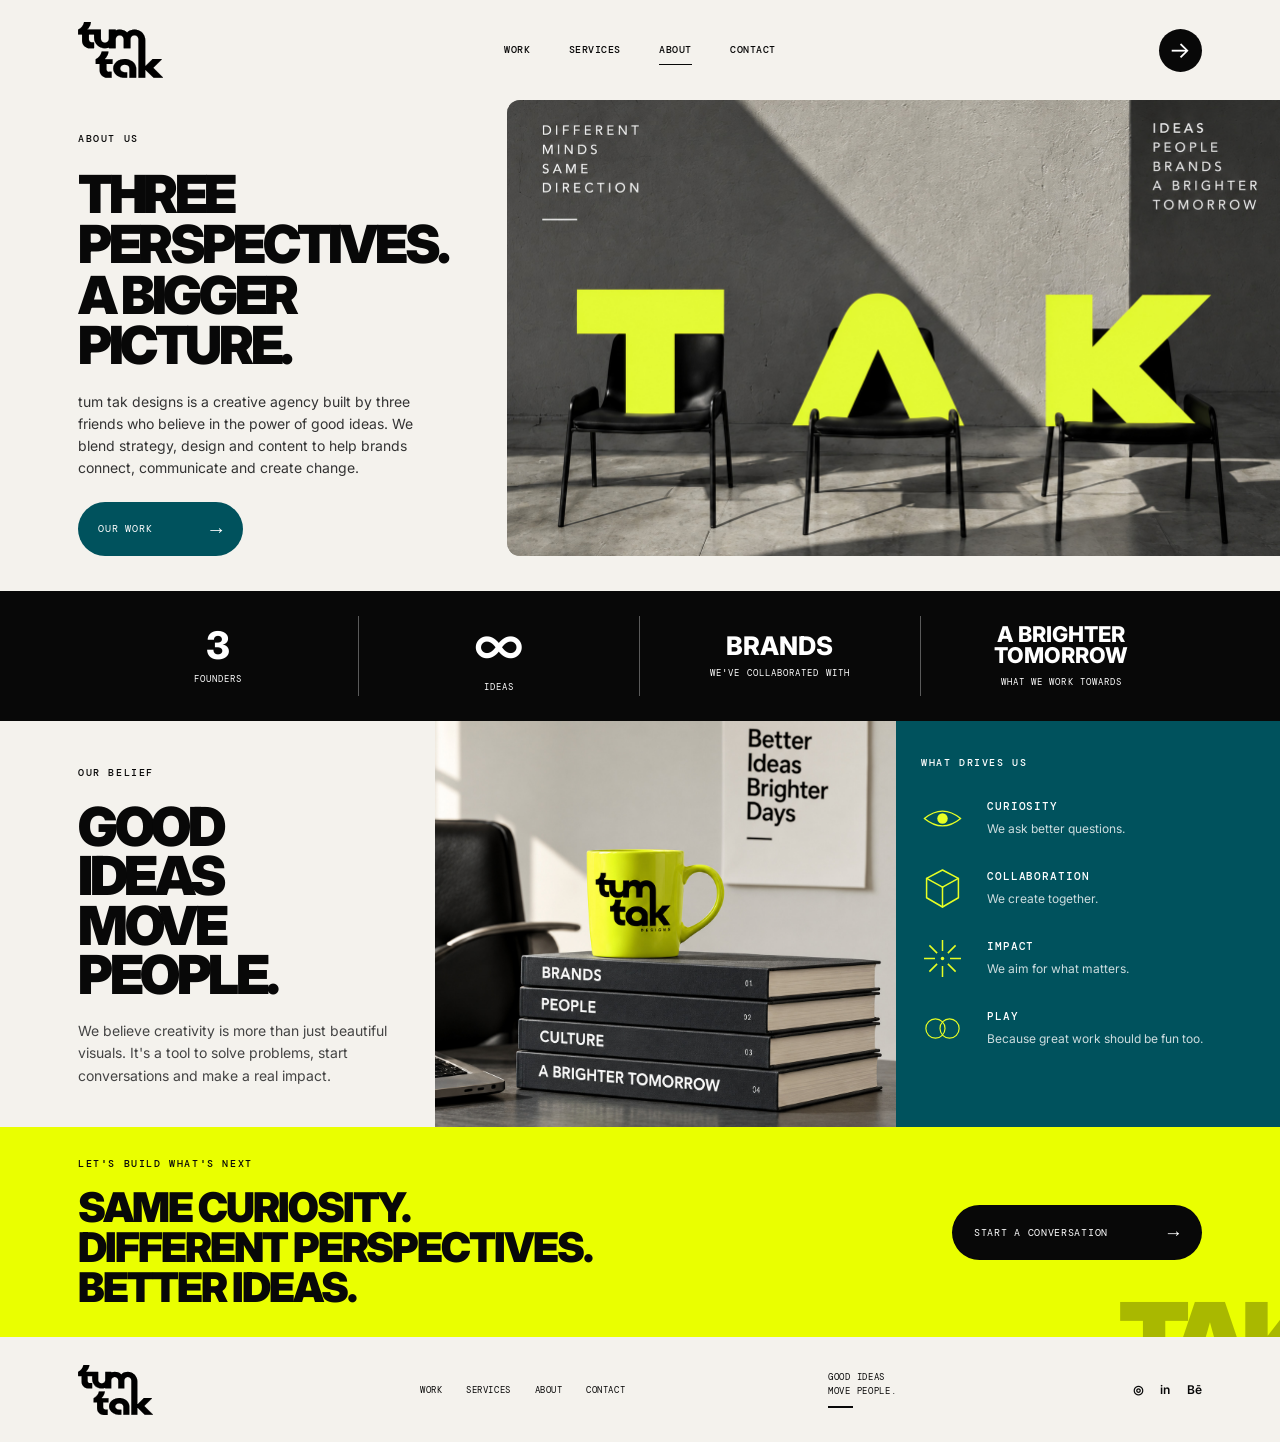
<file: about.html>
<!DOCTYPE html>
<html lang="en">
<head>
    <meta charset="UTF-8">
    <meta name="viewport" content="width=device-width, initial-scale=1.0">

    <meta name="description" content="Meet Tum Tak Designs — three friends, different perspectives, and a shared belief in the power of good ideas.">

    <title>About Us — Tum Tak Designs</title>
    
<link rel="icon" type="image/png" href="/favicon.png">


    <link rel="stylesheet" href="about.css">

    <link rel="preconnect" href="https://fonts.googleapis.com">
    <link rel="preconnect" href="https://fonts.gstatic.com" crossorigin>

    <link href="https://fonts.googleapis.com/css2?family=DM+Mono:wght@400;500&family=Inter:wght@400;500;600;700;800;900&display=swap" rel="stylesheet">
</head>

<body>

    <!-- HEADER -->

    <header class="about-header">

        <a href="index.html" class="about-logo">
            <img src="assets/logo-tumtak.svg" alt="Tum Tak Designs">
        </a>

        <nav class="about-nav">
            <a href="index.html#work">WORK</a>
            <a href="index.html#services">SERVICES</a>
            <a href="about.html" class="active">ABOUT</a>
            <a href="contact.html">CONTACT</a>
        </nav>

        <a href="contact.html" class="header-arrow" aria-label="Contact us">
            →
        </a>

    </header>


    <main>

        <!-- HERO -->

        <section class="about-hero">

            <div class="about-hero-copy">

                <p class="eyebrow">ABOUT US</p>

                <h1>
                    THREE<br>
                    PERSPECTIVES.<br>
                    A BIGGER<br>
                    PICTURE.
                </h1>

                <p class="hero-description">
                    tum tak designs is a creative agency built by
                    three friends who believe in the power of
                    good ideas. We blend strategy, design and
                    content to help brands connect, communicate
                    and create change.
                </p>

                <a href="index.html#work" class="about-button">
                    OUR WORK <span>→</span>
                </a>

            </div>


            <!-- All typography and graphics are now part of the image -->

            <div class="about-hero-visual">

                <img
                    src="assets/about-hero.jpg"
                    alt="Tum Tak studio concept with chairs and typography"
                >

            </div>

        </section>


        <!-- STATS STRIP -->

        <section class="about-stats">

            <div class="stat">
                <strong>3</strong>
                <span>FOUNDERS</span>
            </div>

            <div class="stat">
                <strong class="infinity">∞</strong>
                <span>IDEAS</span>
            </div>

            <div class="stat">
                <strong class="stat-word">BRANDS</strong>
                <span>WE'VE COLLABORATED WITH</span>
            </div>

            <div class="stat">
                <strong class="stat-tomorrow">
                    A BRIGHTER<br>TOMORROW
                </strong>
                <span>WHAT WE WORK TOWARDS</span>
            </div>

        </section>


        <!-- BELIEF SECTION -->

        <section class="belief-section">

            <div class="belief-copy">

                <p class="eyebrow">OUR BELIEF</p>

                <h2>
                    GOOD<br>
                    IDEAS<br>
                    MOVE<br>
                    PEOPLE.
                </h2>

                <p>
                    We believe creativity is more than just
                    beautiful visuals. It's a tool to solve
                    problems, start conversations and
                    make a real impact.
                </p>

            </div>


            <div class="belief-image">

                <img
                    src="assets/about-belief.jpg"
                    alt="Tum Tak branded mug, books and creative workspace"
                >

            </div>


            <div class="values-panel">

                <p class="eyebrow">WHAT DRIVES US</p>

                <div class="value-item">

                    <img src="assets/icon-curiosity.svg" alt="">

                    <div>
                        <h3>CURIOSITY</h3>
                        <p>We ask better questions.</p>
                    </div>

                </div>


                <div class="value-item">

                    <img src="assets/icon-collaboration.svg" alt="">

                    <div>
                        <h3>COLLABORATION</h3>
                        <p>We create together.</p>
                    </div>

                </div>


                <div class="value-item">

                    <img src="assets/icon-impact.svg" alt="">

                    <div>
                        <h3>IMPACT</h3>
                        <p>We aim for what matters.</p>
                    </div>

                </div>


                <div class="value-item">

                    <img src="assets/icon-play.svg" alt="">

                    <div>
                        <h3>PLAY</h3>
                        <p>Because great work should be fun too.</p>
                    </div>

                </div>

            </div>

        </section>


        <!-- CTA -->

        <section class="about-cta">

            <div class="cta-copy">

                <p class="eyebrow">LET'S BUILD WHAT'S NEXT</p>

                <h2>
                    SAME CURIOSITY.<br>
                    DIFFERENT PERSPECTIVES.<br>
                    BETTER IDEAS.
                </h2>

            </div>

            <a href="contact.html" class="cta-button">
                START A CONVERSATION <span>→</span>
            </a>

            <div class="cta-mark" aria-hidden="true">
                TAK
            </div>

        </section>

    </main>


    <!-- FOOTER -->

    <footer class="about-footer">

        <a href="index.html" class="footer-logo">
            <img src="assets/logo-tumtak.svg" alt="Tum Tak Designs">
        </a>

        <nav class="footer-links">
            <a href="index.html#work">WORK</a>
            <a href="index.html#services">SERVICES</a>
            <a href="about.html">ABOUT</a>
            <a href="contact.html">CONTACT</a>
        </nav>

        <div class="footer-tagline">
            GOOD IDEAS<br>
            MOVE PEOPLE.
            <span></span>
        </div>

        <div class="footer-socials">

            <a href="https://www.instagram.com/"
               aria-label="Instagram">◎</a>

            <a href="https://www.linkedin.com/"
               aria-label="LinkedIn">in</a>

            <a href="https://www.behance.net/"
               aria-label="Behance">Bē</a>

        </div>

    </footer>

</body>
</html>
</file>
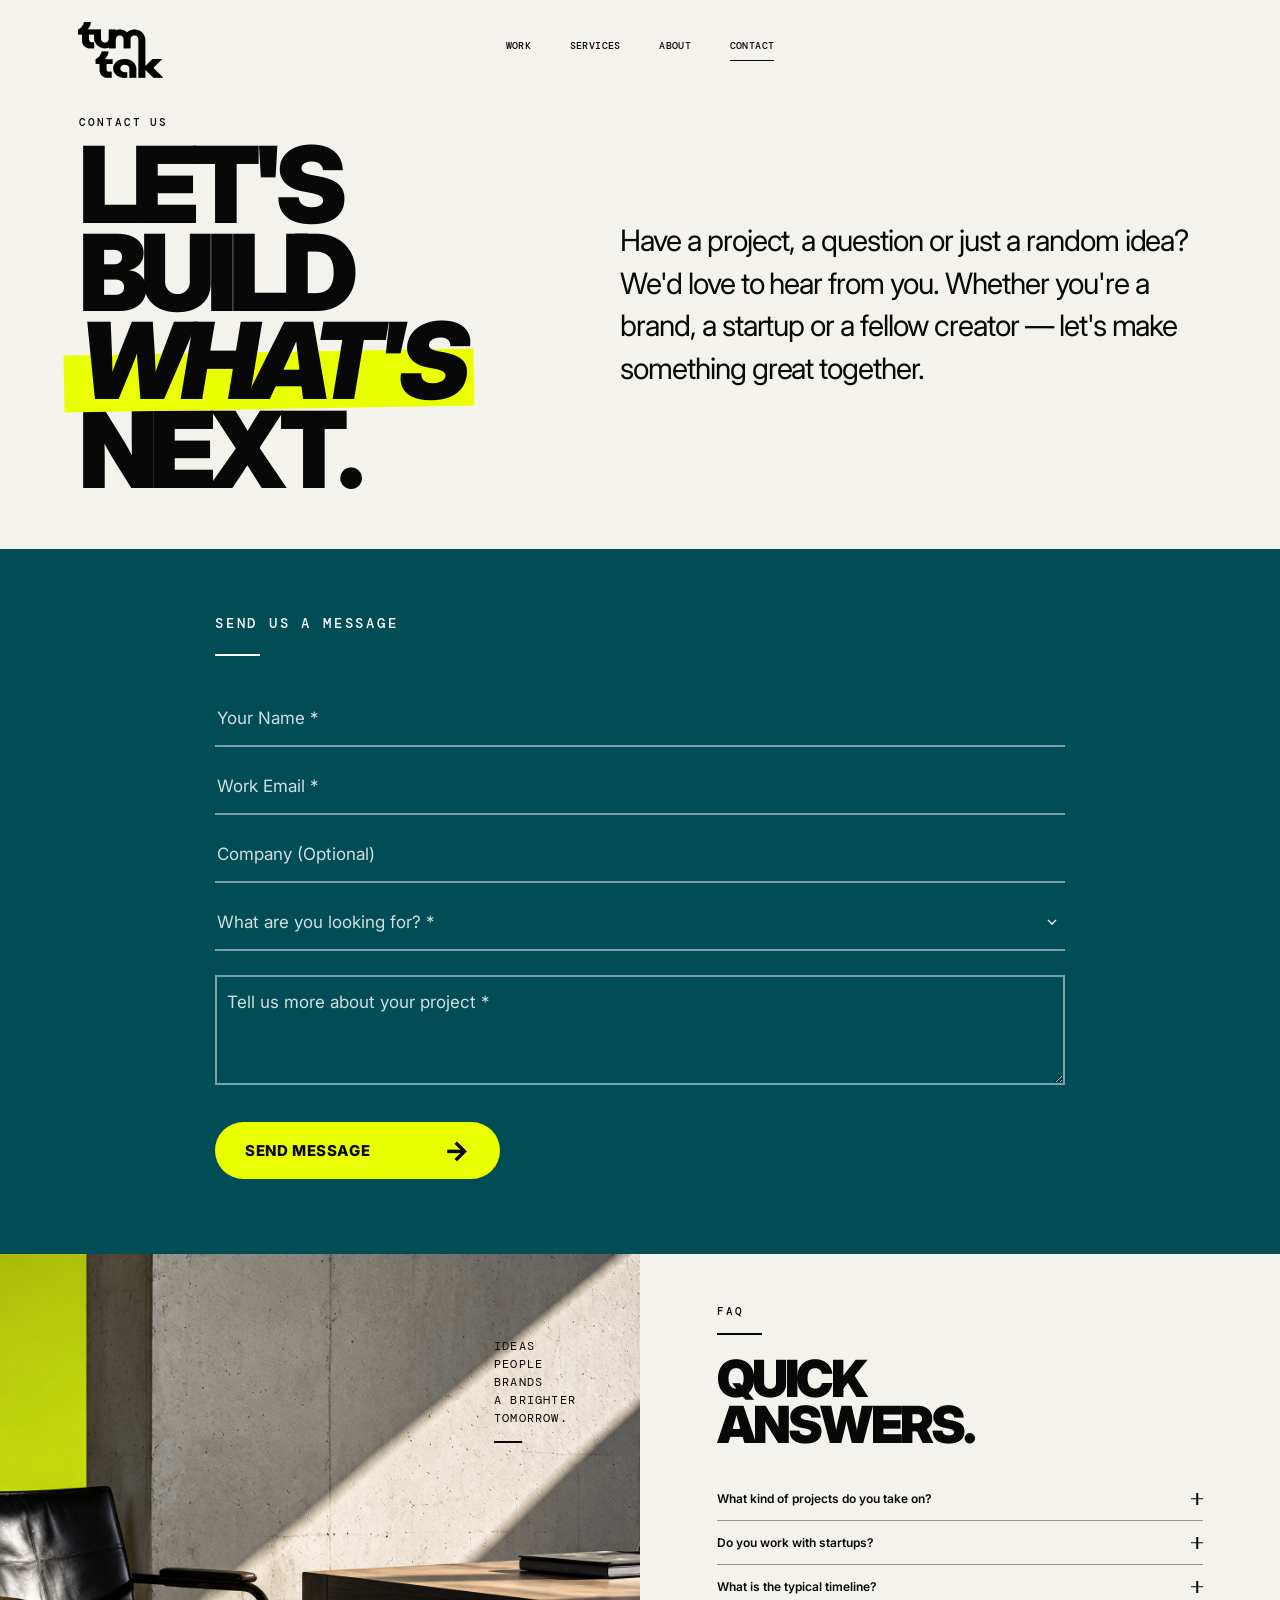
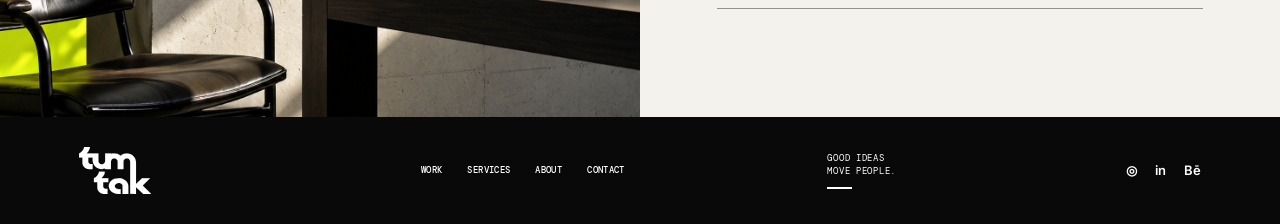
<file: contact.html>
<!DOCTYPE html>
<html lang="en">
<head>
    <meta charset="UTF-8">
    <meta name="viewport" content="width=device-width, initial-scale=1.0">

    <meta name="description" content="Have a project in mind? Contact Tum Tak Designs to build what's next.">

    <title>Contact Us — Tum Tak Designs</title>

    <link rel="stylesheet" href="contact.css">

    <link rel="preconnect" href="https://fonts.googleapis.com">
    <link rel="preconnect" href="https://fonts.gstatic.com" crossorigin>
    <link href="https://fonts.googleapis.com/css2?family=DM+Mono:wght@400;500&family=Inter:wght@400;500;600;700;800;900&display=swap" rel="stylesheet">
</head>

<body>

    <!-- HEADER -->

    <header class="contact-header">

        <a href="index.html" class="brand-logo">
            <img src="assets/logo-tumtak.svg" alt="Tum Tak Designs">
        </a>

        <nav class="header-nav">
            <a href="index.html#work">WORK</a>
            <a href="index.html#services">SERVICES</a>
            <a href="about.html">ABOUT</a>
            <a href="contact.html" class="active">CONTACT</a>
        </nav>

        <!-- The top-right LET'S TALK button has been removed. -->

    </header>


    <main>

        <!-- INTRO -->

        <section class="contact-intro">

            <div class="intro-heading">

                <p class="eyebrow">CONTACT US</p>

                <h1>
                    LET'S<br>
                    BUILD<br>
                    <span class="highlight">WHAT'S</span><br>
                    NEXT.
                </h1>

            </div>

            <div class="intro-description">

                <p>
                    Have a project, a question or just a random
                    idea? We'd love to hear from you. Whether
                    you're a brand, a startup or a fellow creator
                    — let's make something great together.
                </p>

            </div>

        </section>


        <!-- CONTACT FORM -->

        <section class="message-section" id="message">

            <div class="form-container">

                <p class="form-title">SEND US A MESSAGE</p>
                <span class="short-rule"></span>

                <form action="https://formsubmit.co/humse@tumtakdesigns.com"
                      method="POST">

                    <input
                        type="hidden"
                        name="_subject"
                        value="New project enquiry — Tum Tak Designs"
                    >

                    <input
                        type="hidden"
                        name="_template"
                        value="table"
                    >

                    <input
                        type="hidden"
                        name="_captcha"
                        value="true"
                    >

                    <input
                        type="hidden"
                        name="_next"
                        value="thank-you.html"
                    >

                    <label class="sr-only" for="name">Your name</label>
                    <input
                        id="name"
                        type="text"
                        name="name"
                        placeholder="Your Name *"
                        autocomplete="name"
                        required
                    >

                    <label class="sr-only" for="email">Work email</label>
                    <input
                        id="email"
                        type="email"
                        name="email"
                        placeholder="Work Email *"
                        autocomplete="email"
                        required
                    >

                    <label class="sr-only" for="company">Company</label>
                    <input
                        id="company"
                        type="text"
                        name="company"
                        placeholder="Company (Optional)"
                        autocomplete="organization"
                    >

                    <label class="sr-only" for="service">
                        What are you looking for?
                    </label>

                    <select id="service" name="service" required>
                        <option value="" disabled selected>
                            What are you looking for? *
                        </option>
                        <option value="Brand Identity">Brand Identity</option>
                        <option value="Website Design & Development">Website Design & Development</option>
                        <option value="Social Media & Content">Social Media & Content</option>
                        <option value="Campaigns & Creative">Campaigns & Creative</option>
                        <option value="Creative Strategy">Creative Strategy</option>
                        <option value="Multiple Services">Multiple Services</option>
                        <option value="Something Else">Something Else</option>
                    </select>

                    <label class="sr-only" for="project">
                        Tell us about your project
                    </label>

                    <textarea
                        id="project"
                        name="project_details"
                        placeholder="Tell us more about your project *"
                        rows="3"
                        required
                    ></textarea>

                    <button type="submit" class="submit-button">
                        SEND MESSAGE <span>→</span>
                    </button>

                </form>

            </div>

        </section>


        <!-- FAQ -->

        <section class="faq-section">

            <div class="faq-image">

                <img
                    src="assets/contact-faq.jpg"
                    alt="Tum Tak creative studio"
                >

                <div class="image-statement">
                    IDEAS<br>
                    PEOPLE<br>
                    BRANDS<br>
                    A BRIGHTER<br>
                    TOMORROW.
                    <span></span>
                </div>

            </div>


            <div class="faq-content">

                <p class="eyebrow">FAQ</p>
                <span class="short-rule"></span>

                <h2>QUICK<br>ANSWERS.</h2>

                <div class="faq-list">

                    <details>
                        <summary>
                            What kind of projects do you take on?
                            <span class="faq-plus"></span>
                        </summary>
                        <p>
                            We work on brand identities, websites,
                            social media, campaigns, content and
                            creative strategy. We can also combine
                            services into a complete brand solution.
                        </p>
                    </details>

                    <details>
                        <summary>
                            Do you work with startups?
                            <span class="faq-plus"></span>
                        </summary>
                        <p>
                            Absolutely. We work with startups,
                            growing businesses and established brands.
                            We'll shape the scope around your goals
                            and what your business needs.
                        </p>
                    </details>

                    <details>
                        <summary>
                            What is the typical timeline?
                            <span class="faq-plus"></span>
                        </summary>
                        <p>
                            Timelines depend on the scope of the
                            project. We'll discuss your requirements
                            and share a clear timeline before we begin.
                        </p>
                    </details>

                </div>

            </div>

        </section>

    </main>


    <!-- FOOTER -->

    <footer class="contact-footer">

        <a href="index.html" class="footer-brand">
            <img src="assets/logo-tumtak.svg" alt="Tum Tak Designs">
        </a>

        <nav class="footer-links">
            <a href="index.html#work">WORK</a>
            <a href="index.html#services">SERVICES</a>
            <a href="about.html">ABOUT</a>
            <a href="contact.html">CONTACT</a>
        </nav>

        <div class="footer-message">
            GOOD IDEAS<br>
            MOVE PEOPLE.
            <span></span>
        </div>

        <div class="footer-socials">
            <a href="https://www.instagram.com/" aria-label="Instagram">◎</a>
            <a href="https://www.linkedin.com/" aria-label="LinkedIn">in</a>
            <a href="https://www.behance.net/" aria-label="Behance">Bē</a>
        </div>

    </footer>

</body>
</html>
</file>
<file: about.css>
/* ========================================
   TUM TAK DESIGNS — ABOUT PAGE
======================================== */

* {
    margin: 0;
    padding: 0;
    box-sizing: border-box;
}

:root {
    --paper: #f4f2ed;
    --black: #080808;
    --lime: #eaff00;
    --teal: #00525d;
    --white: #ffffff;
    --pad: 6.1vw;
}

html {
    scroll-behavior: smooth;
}

body {
    background: var(--paper);
    color: var(--black);
    font-family: "Inter", Arial, sans-serif;
    overflow-x: hidden;
}

a {
    color: inherit;
    text-decoration: none;
}

img {
    display: block;
    max-width: 100%;
}

.eyebrow {
    font-family: "DM Mono", monospace;
    font-size: 10px;
    font-weight: 500;
    letter-spacing: .16em;
}


/* ========================================
   HEADER
======================================== */

.about-header {
    min-height: 110px;
    padding: 20px var(--pad);

    display: grid;
    grid-template-columns: 1fr 2fr auto;
    align-items: center;
    gap: 35px;
}

.about-logo {
    width: 100px;
}

.about-logo img,
.footer-logo img {
    width: 100%;
}

.about-nav {
    display: flex;
    justify-content: flex-end;
    align-items: center;
    gap: clamp(20px, 3vw, 45px);
}

.about-nav a {
    padding: 8px 0;
    border-bottom: 1px solid transparent;

    font-family: "DM Mono", monospace;
    font-size: 10px;
    font-weight: 500;
    letter-spacing: .05em;
}

.about-nav a:hover,
.about-nav a.active {
    border-bottom-color: var(--black);
}

.header-arrow {
    width: 43px;
    height: 43px;
    border-radius: 50%;

    display: grid;
    place-items: center;

    background: var(--black);
    color: var(--white);
    font-size: 23px;

    transition: transform .25s ease;
}

.header-arrow:hover {
    transform: rotate(-35deg);
}


/* ========================================
   HERO
======================================== */

.about-hero {
    padding: 0 0 35px var(--pad);

    display: grid;
    grid-template-columns: 34% 66%;
    align-items: stretch;
    gap: 20px;
}

.about-hero-copy {
    padding: 32px 15px 0 0;
}

.about-hero-copy h1 {
    margin-top: 24px;

    font-size: clamp(38px, 4.1vw, 65px);
    line-height: .96;
    letter-spacing: -.065em;
    font-weight: 900;
}

.hero-description {
    max-width: 365px;
    margin-top: 20px;

    font-size: 14px;
    line-height: 1.58;
    color: #333;
}

.about-button {
    display: inline-flex;
    align-items: center;
    justify-content: space-between;
    gap: 30px;

    min-width: 165px;
    margin-top: 23px;
    padding: 14px 20px;

    background: var(--teal);
    color: var(--white);
    border-radius: 40px;

    font-family: "DM Mono", monospace;
    font-size: 10px;
    letter-spacing: .08em;

    transition: transform .2s ease;
}

.about-button span {
    font-size: 20px;
}

.about-button:hover {
    transform: translateY(-3px);
}


/* HERO IMAGE
   Text and graphics are embedded in about-hero.jpg.
   No HTML text overlays are applied here.
======================================== */

.about-hero-visual {
    position: relative;
    min-width: 0;
    min-height: 445px;
    overflow: hidden;

    background: #aaa9a2;
    border-radius: 13px 0 0 13px;
}

.about-hero-visual > img {
    position: absolute;
    inset: 0;

    width: 100%;
    height: 100%;
    max-width: none;

    object-fit: cover;
    object-position: center;
}


/* ========================================
   STATS STRIP
======================================== */

.about-stats {
    display: grid;
    grid-template-columns: repeat(4, 1fr);

    padding: 25px var(--pad);

    background: var(--black);
    color: var(--white);
}

.stat {
    min-height: 80px;
    padding: 0 15px;

    display: flex;
    flex-direction: column;
    align-items: center;
    justify-content: center;
    text-align: center;

    border-right: 1px solid #5a5a5a;
}

.stat:last-child {
    border-right: 0;
}

.stat strong {
    font-size: 38px;
    line-height: 1;
    font-weight: 800;
}

.stat .infinity {
    font-size: 54px;
    font-weight: 500;
}

.stat .stat-word {
    font-size: clamp(17px, 2vw, 27px);
}

.stat .stat-tomorrow {
    font-size: clamp(15px, 1.7vw, 23px);
}

.stat span {
    margin-top: 9px;

    font-family: "DM Mono", monospace;
    font-size: 9px;
    letter-spacing: .12em;
}


/* ========================================
   BELIEF SECTION
======================================== */

.belief-section {
    display: grid;
    grid-template-columns: 34% 36% 30%;
    min-height: 400px;
}

.belief-copy {
    padding: 45px 35px 40px var(--pad);
}

.belief-copy h2 {
    margin-top: 23px;

    font-size: clamp(40px, 4.2vw, 64px);
    line-height: .92;
    letter-spacing: -.065em;
    font-weight: 900;
}

.belief-copy > p:last-child {
    max-width: 310px;
    margin-top: 20px;

    font-size: 14px;
    line-height: 1.6;
    color: #444;
}

.belief-image {
    position: relative;
    overflow: hidden;
    min-width: 0;
    min-height: 400px;

    background: #d5d2ca;
}

.belief-image img {
    position: absolute;
    inset: 0;

    width: 100%;
    height: 100%;
    max-width: none;

    object-fit: cover;
    object-position: center;
}


/* ========================================
   VALUES PANEL
======================================== */

.values-panel {
    padding: 35px 25px;
    background: var(--teal);
    color: var(--white);
}

.values-panel > .eyebrow {
    margin-bottom: 28px;
}

.value-item {
    display: grid;
    grid-template-columns: 48px 1fr;
    align-items: center;
    gap: 18px;

    margin-bottom: 27px;
}

.value-item:last-child {
    margin-bottom: 0;
}

.value-item img {
    width: 43px;
    height: 43px;
    object-fit: contain;
}

.value-item h3 {
    font-family: "DM Mono", monospace;
    font-size: 11px;
    font-weight: 500;
    letter-spacing: .08em;
}

.value-item p {
    margin-top: 7px;

    color: rgba(255,255,255,.8);
    font-size: 12px;
    line-height: 1.5;
}


/* ========================================
   CTA
======================================== */

.about-cta {
    position: relative;
    isolation: isolate;
    overflow: hidden;

    min-height: 200px;
    padding: 30px var(--pad);

    display: flex;
    align-items: center;
    justify-content: space-between;
    gap: 30px;

    background: var(--lime);
}

.cta-copy {
    position: relative;
    z-index: 2;
}

.cta-copy h2 {
    margin-top: 17px;

    font-size: clamp(28px, 3.2vw, 47px);
    line-height: .98;
    letter-spacing: -.05em;
    font-weight: 900;
}

.cta-button {
    position: relative;
    z-index: 2;

    display: inline-flex;
    align-items: center;
    justify-content: space-between;
    gap: 25px;

    min-width: 250px;
    padding: 15px 22px;

    border-radius: 40px;

    background: var(--black);
    color: var(--white);

    font-family: "DM Mono", monospace;
    font-size: 10px;
    letter-spacing: .07em;

    transition: transform .2s ease;
}

.cta-button span {
    font-size: 19px;
}

.cta-button:hover {
    transform: translateY(-3px);
}

.cta-mark {
    position: absolute;
    z-index: -1;

    right: -30px;
    bottom: -60px;

    color: rgba(0,0,0,.28);
    font-size: 110px;
    line-height: 1;
    font-weight: 900;
    letter-spacing: -.1em;
}


/* ========================================
   FOOTER
======================================== */

.about-footer {
    min-height: 105px;
    padding: 25px var(--pad);

    display: grid;
    grid-template-columns: 1fr 2fr 1fr 1fr;
    align-items: center;
    gap: 25px;

    background: var(--paper);
}

.footer-logo {
    width: 75px;
}

.footer-links {
    display: flex;
    justify-content: center;
    flex-wrap: wrap;
    gap: 24px;
}

.footer-links a {
    font-family: "DM Mono", monospace;
    font-size: 9px;
    letter-spacing: .06em;
}

.footer-tagline {
    justify-self: center;

    font-family: "DM Mono", monospace;
    font-size: 9px;
    line-height: 1.5;
    letter-spacing: .08em;
}

.footer-tagline span {
    display: block;
    width: 25px;
    height: 2px;
    margin-top: 8px;
    background: var(--black);
}

.footer-socials {
    display: flex;
    justify-content: flex-end;
    gap: 17px;
}

.footer-socials a {
    font-size: 12px;
    font-weight: 600;
}

.about-nav a,
.footer-links a,
.footer-socials a {
    transition: opacity .2s ease;
}

.footer-links a:hover,
.footer-socials a:hover {
    opacity: .55;
}


/* ========================================
   TABLET
======================================== */

@media (max-width: 950px) {

    :root {
        --pad: 4vw;
    }

    .about-hero {
        grid-template-columns: 40% 60%;
    }

    .about-hero-copy h1 {
        font-size: clamp(36px, 5vw, 52px);
    }

    .about-hero-visual {
        min-height: 390px;
    }

    .belief-section {
        grid-template-columns: 1fr 1fr;
    }

    .belief-copy {
        padding: 40px var(--pad);
    }

    .belief-image {
        min-height: 360px;
    }

    .values-panel {
        grid-column: 1 / -1;

        display: grid;
        grid-template-columns: repeat(2, 1fr);
        gap: 15px 25px;
    }

    .values-panel > .eyebrow {
        grid-column: 1 / -1;
        margin-bottom: 10px;
    }

    .value-item {
        margin-bottom: 12px;
    }

    .about-footer {
        grid-template-columns: 1fr 2fr;
        row-gap: 25px;
    }

    .footer-tagline {
        justify-self: start;
    }

}


/* ========================================
   MOBILE
======================================== */

@media (max-width: 600px) {

    :root {
        --pad: 6vw;
    }

    .about-header {
        min-height: 85px;
        grid-template-columns: 1fr auto;
        gap: 15px;
    }

    .about-logo {
        width: 72px;
    }

    .about-nav {
        display: none;
    }

    .header-arrow {
        width: 38px;
        height: 38px;
    }

    .about-hero {
        padding: 20px var(--pad) 30px;

        display: flex;
        flex-direction: column;
        gap: 30px;
    }

    .about-hero-copy {
        padding: 0;
    }

    .about-hero-copy h1 {
        font-size: clamp(48px, 12vw, 72px);
    }

    .hero-description {
        max-width: 450px;
        font-size: 14px;
    }

    .about-hero-visual {
        min-height: 300px;
        border-radius: 10px;
    }

    .about-hero-visual > img {
        object-position: center;
    }

    .about-stats {
        grid-template-columns: 1fr 1fr;
        padding: 20px var(--pad);
    }

    .stat {
        min-height: 95px;
        border-right: 1px solid #5a5a5a;
        border-bottom: 1px solid #5a5a5a;
    }

    .stat:nth-child(2) {
        border-right: 0;
    }

    .stat:nth-child(3),
    .stat:nth-child(4) {
        border-bottom: 0;
    }

    .stat:nth-child(3) {
        border-right: 1px solid #5a5a5a;
    }

    .belief-section {
        display: flex;
        flex-direction: column;
    }

    .belief-copy {
        padding: 45px var(--pad);
    }

    .belief-copy h2 {
        font-size: 55px;
    }

    .belief-image {
        min-height: 320px;
    }

    .values-panel {
        display: block;
        padding: 40px var(--pad);
    }

    .values-panel > .eyebrow {
        margin-bottom: 30px;
    }

    .value-item {
        grid-template-columns: 45px 1fr;
        margin-bottom: 28px;
    }

    .about-cta {
        padding: 40px var(--pad);

        flex-direction: column;
        align-items: flex-start;
        gap: 30px;
    }

    .cta-copy h2 {
        font-size: clamp(27px, 7vw, 40px);
    }

    .cta-button {
        min-width: 240px;
    }

    .cta-mark {
        font-size: 85px;
    }

    .about-footer {
        grid-template-columns: 1fr 1fr;

        padding-top: 35px;
        padding-bottom: 35px;
        gap: 28px 15px;
    }

    .footer-logo {
        width: 65px;
    }

    .footer-links {
        justify-content: flex-end;
        gap: 14px;
    }

    .footer-tagline {
        font-size: 8px;
    }

    .footer-socials {
        gap: 12px;
    }

}


/* ========================================
   REDUCED MOTION
======================================== */

@media (prefers-reduced-motion: reduce) {

    html {
        scroll-behavior: auto;
    }

    *,
    *::before,
    *::after {
        transition: none !important;
    }

}

/* ========================================
   STANDARD HEADER — ABOUT PAGE
======================================== */

.about-header {
    height: 100px;
    min-height: 100px;
    padding: 0 6.1vw;

    display: grid;
    grid-template-columns: minmax(0, 1fr) auto minmax(0, 1fr);
    align-items: center;
    gap: 30px;
}

.about-header .about-logo {
    grid-column: 1;
    justify-self: start;
    width: 85px;
}

.about-header .about-nav {
    grid-column: 2;
    justify-self: center;

    display: flex;
    justify-content: center;
    align-items: center;
    gap: clamp(22px, 3vw, 45px);
}

.about-header .header-arrow {
    grid-column: 3;
    justify-self: end;
}

/* Consistent mobile header */
@media (max-width: 600px) {
    .about-header {
        height: 80px;
        min-height: 80px;
        padding: 0 6vw;
    }

    .about-header .about-logo {
        width: 68px;
    }

    .about-header .about-nav {
        display: none;
    }
}
</file>
<file: contact.css>
/* RESET */
* {
    margin: 0;
    padding: 0;
    box-sizing: border-box;
}

:root {
    --paper: #f4f2ed;
    --black: #080808;
    --lime: #eaff00;
    --teal: #004d56;
    --white: #ffffff;
    --page-padding: 6.2vw;
}

html {
    scroll-behavior: smooth;
}

body {
    background: var(--paper);
    color: var(--black);
    font-family: "Inter", Arial, sans-serif;
    overflow-x: hidden;
}

a {
    color: inherit;
    text-decoration: none;
}

img {
    display: block;
    max-width: 100%;
}

.eyebrow {
    font-family: "DM Mono", monospace;
    font-size: 11px;
    font-weight: 500;
    letter-spacing: .17em;
}


/* HEADER */
.contact-header {
    min-height: 100px;
    padding: 18px var(--page-padding);

    display: grid;
    grid-template-columns: 1fr 2fr 1fr;
    align-items: center;
    gap: 30px;
}

.brand-logo {
    width: 78px;
}

.brand-logo img,
.footer-brand img {
    width: 100%;
}

.header-nav {
    display: flex;
    justify-content: center;
    gap: clamp(18px, 3.5vw, 48px);
}

.header-nav a,
.header-cta,
.footer-links a {
    font-family: "DM Mono", monospace;
    font-size: 10px;
    font-weight: 500;
    letter-spacing: .04em;
}

.header-nav a {
    padding-bottom: 8px;
    border-bottom: 1px solid transparent;
}

.header-nav a:hover,
.header-nav a.active {
    border-bottom-color: var(--black);
}

.header-cta {
    justify-self: end;
    display: flex;
    align-items: center;
    gap: 20px;

    padding: 12px 20px;
    background: var(--black);
    color: var(--white);
    border-radius: 40px;
}

.header-cta span {
    font-size: 18px;
}


/* INTRO */
.contact-intro {
    padding: 15px var(--page-padding) 55px;
    display: grid;
    grid-template-columns: 43% 57%;
    align-items: center;
    gap: 20px;
}

.intro-heading h1 {
    margin-top: 12px;
    font-size: clamp(66px, 8.3vw, 120px);
    line-height: .83;
    font-weight: 900;
    letter-spacing: -.075em;
}

.highlight {
    position: relative;
    isolation: isolate;
    font-style: italic;
    white-space: nowrap;
}

.highlight::before {
    content: "";
    position: absolute;
    z-index: -1;
    left: -4%;
    right: -3%;
    top: 43%;
    height: 44%;
    background: var(--lime);
    transform: rotate(-1deg);
}

.intro-description {
    padding-left: 3vw;
}

.intro-description p {
    max-width: 620px;
    font-size: clamp(19px, 2.3vw, 30px);
    line-height: 1.45;
    letter-spacing: -.035em;
}


/* MESSAGE FORM */
.message-section {
    background: var(--teal);
    color: var(--white);
    padding: 65px var(--page-padding) 75px;
}

.form-container {
    width: 100%;
    max-width: 850px;
    margin: 0 auto;
}

.form-title {
    font-family: "DM Mono", monospace;
    font-size: 14px;
    font-weight: 500;
    letter-spacing: .2em;
}

.short-rule {
    display: block;
    width: 45px;
    height: 2px;
    background: currentColor;
    margin: 22px 0 35px;
}

.form-container form {
    display: flex;
    flex-direction: column;
    align-items: flex-start;
}

.form-container input,
.form-container select,
.form-container textarea {
    width: 100%;
    padding: 17px 2px;
    margin-bottom: 12px;

    border: none;
    border-bottom: 2px solid rgba(255,255,255,.48);
    border-radius: 0;
    outline: none;

    background: transparent;
    color: white;

    font: inherit;
    font-size: 17px;
}

.form-container input::placeholder,
.form-container textarea::placeholder {
    color: rgba(255,255,255,.82);
    opacity: 1;
}

.form-container select {
    appearance: none;
    cursor: pointer;

    background-image: url("data:image/svg+xml,%3Csvg xmlns='http://www.w3.org/2000/svg' width='16' height='16' viewBox='0 0 24 24' fill='none' stroke='white' stroke-width='2'%3E%3Cpath d='m6 9 6 6 6-6'/%3E%3C/svg%3E");
    background-repeat: no-repeat;
    background-position: right 5px center;
}

.form-container select:invalid {
    color: rgba(255,255,255,.82);
}

.form-container select option {
    color: var(--black);
    background: var(--paper);
}

.form-container input:focus,
.form-container select:focus,
.form-container textarea:focus {
    border-bottom-color: var(--lime);
}

.form-container textarea {
    min-height: 110px;
    resize: vertical;
    border: 2px solid rgba(255,255,255,.48);
    margin-top: 12px;
    padding: 15px 10px;
}

.form-container textarea:focus {
    border-color: var(--lime);
}

.sr-only {
    position: absolute;
    width: 1px;
    height: 1px;
    padding: 0;
    margin: -1px;
    overflow: hidden;
    clip: rect(0,0,0,0);
    white-space: nowrap;
    border: 0;
}

.submit-button {
    margin-top: 25px;
    padding: 18px 30px;
    min-width: 285px;

    display: flex;
    align-items: center;
    justify-content: space-between;
    gap: 30px;

    border: 0;
    border-radius: 50px;

    background: var(--lime);
    color: var(--black);

    font-family: "Inter", sans-serif;
    font-size: 15px;
    font-weight: 800;
    letter-spacing: .04em;

    cursor: pointer;
    transition: transform .2s ease;
}

.submit-button span {
    font-size: 27px;
    line-height: .8;
}

.submit-button:hover {
    transform: translateY(-3px);
}


/* FAQ AND IMAGE */
.faq-section {
    display: grid;
    grid-template-columns: 1fr 1fr;
    min-height: 390px;
}

.faq-image {
    position: relative;
    overflow: hidden;
    min-height: 390px;
    background: #c6c4bb;
}

.faq-image > img {
    width: 100%;
    height: 100%;
    min-height: 390px;
    object-fit: cover;
}

.image-statement {
    position: absolute;
    top: 18%;
    right: 10%;
    font-family: "DM Mono", monospace;
    font-size: 12px;
    line-height: 1.5;
    letter-spacing: .1em;
}

.image-statement span {
    display: block;
    width: 28px;
    height: 2px;
    margin-top: 14px;
    background: var(--black);
}

.faq-content {
    padding: 50px clamp(30px, 6vw, 80px);
}

.faq-content .short-rule {
    margin: 15px 0 20px;
    background: var(--black);
}

.faq-content h2 {
    font-size: clamp(36px, 4vw, 56px);
    font-weight: 900;
    line-height: .9;
    letter-spacing: -.055em;
    margin-bottom: 30px;
}

.faq-list details {
    border-bottom: 1px solid rgba(0,0,0,.4);
}

.faq-list summary {
    list-style: none;
    cursor: pointer;

    display: flex;
    align-items: center;
    justify-content: space-between;
    gap: 15px;

    padding: 14px 0;
    font-size: 12px;
    font-weight: 600;
}

.faq-list summary::-webkit-details-marker {
    display: none;
}

.faq-plus {
    position: relative;
    flex: 0 0 12px;
    width: 12px;
    height: 12px;
}

.faq-plus::before,
.faq-plus::after {
    content: "";
    position: absolute;
    top: 50%;
    left: 50%;
    background: var(--black);
    transform: translate(-50%, -50%);
}

.faq-plus::before {
    width: 12px;
    height: 1.5px;
}

.faq-plus::after {
    width: 1.5px;
    height: 12px;
    transition: transform .2s ease;
}

.faq-list details[open] .faq-plus::after {
    transform: translate(-50%, -50%) rotate(90deg);
}

.faq-list details p {
    padding: 0 25px 18px 0;
    color: #444;
    font-size: 13px;
    line-height: 1.65;
}


/* FOOTER */
.contact-footer {
    background: #090909;
    color: white;

    padding: 30px var(--page-padding);
    min-height: 100px;

    display: grid;
    grid-template-columns: 1fr 2fr 1fr 1fr;
    align-items: center;
    gap: 25px;
}

.footer-brand {
    width: 72px;
    filter: invert(1);
}

.footer-links {
    display: flex;
    justify-content: center;
    flex-wrap: wrap;
    gap: 25px;
}

.footer-links a {
    font-size: 9px;
}

.footer-message {
    justify-self: center;
    font-family: "DM Mono", monospace;
    font-size: 9px;
    line-height: 1.5;
    letter-spacing: .08em;
}

.footer-message span {
    display: block;
    width: 25px;
    height: 2px;
    background: white;
    margin-top: 8px;
}

.footer-socials {
    display: flex;
    justify-content: flex-end;
    gap: 18px;
}

.footer-socials a {
    font-size: 13px;
    font-weight: 600;
}


/* RESPONSIVE */
@media (min-width: 1500px) {
    :root {
        --page-padding: max(6.2vw, calc((100vw - 1400px) / 2));
    }
}

@media (max-width: 850px) {
    .contact-header {
        grid-template-columns: 1fr auto;
    }

    .header-nav {
        display: none;
    }

    .contact-intro {
        grid-template-columns: 1fr 1fr;
    }

    .intro-heading h1 {
        font-size: clamp(60px, 9vw, 85px);
    }

    .intro-description p {
        font-size: 19px;
    }

    .contact-footer {
        grid-template-columns: 1fr 2fr;
        row-gap: 30px;
    }

    .footer-message {
        justify-self: start;
    }

    .footer-socials {
        justify-content: flex-end;
    }
}

@media (max-width: 600px) {
    :root {
        --page-padding: 6vw;
    }

    .contact-header {
        min-height: 80px;
        padding-top: 12px;
        padding-bottom: 12px;
    }

    .brand-logo {
        width: 65px;
    }

    .header-cta {
        padding: 10px 14px;
        font-size: 9px;
    }

    .contact-intro {
        grid-template-columns: 1fr;
        gap: 35px;
        padding-top: 25px;
        padding-bottom: 45px;
    }

    .intro-heading h1 {
        font-size: clamp(70px, 16vw, 100px);
    }

    .intro-description {
        padding-left: 0;
    }

    .intro-description p {
        font-size: 20px;
    }

    .message-section {
        padding-top: 45px;
        padding-bottom: 50px;
    }

    .form-title {
        font-size: 12px;
    }

    .form-container input,
    .form-container select,
    .form-container textarea {
        font-size: 15px;
    }

    .submit-button {
        min-width: 240px;
        padding: 16px 22px;
        font-size: 13px;
    }

    .faq-section {
        grid-template-columns: 1fr;
    }

    .faq-image,
    .faq-image > img {
        min-height: 280px;
        height: 280px;
    }

    .faq-content {
        padding: 45px var(--page-padding) 55px;
    }

    .faq-content h2 {
        font-size: 48px;
    }

    .faq-list summary {
        font-size: 12px;
    }

    .contact-footer {
        grid-template-columns: 1fr 1fr;
        padding-top: 35px;
        padding-bottom: 35px;
    }

    .footer-links {
        justify-content: flex-end;
        gap: 14px;
    }

    .footer-message {
        font-size: 8px;
    }

    .footer-socials {
        gap: 12px;
    }
}

@media (prefers-reduced-motion: reduce) {
    html {
        scroll-behavior: auto;
    }

    *,
    *::before,
    *::after {
        transition-duration: 0.01ms !important;
    }
}

/* ========================================
   STANDARD HEADER — CONTACT PAGE
======================================== */

.contact-header {
    height: 100px;
    min-height: 100px;
    padding: 0 6.1vw;

    display: grid;
    grid-template-columns: minmax(0, 1fr) auto minmax(0, 1fr);
    align-items: center;
    gap: 30px;
}

.contact-header .brand-logo {
    grid-column: 1;
    justify-self: start;
    width: 85px;
}

.contact-header .header-nav {
    grid-column: 2;
    justify-self: center;

    display: flex;
    justify-content: center;
    align-items: center;
    gap: clamp(22px, 3vw, 45px);
}

/* Keep the navigation centered on smaller screens */
@media (max-width: 850px) {
    .contact-header {
        height: 80px;
        min-height: 80px;
        padding: 0 6vw;
    }

    .contact-header .brand-logo {
        width: 68px;
    }

    .contact-header .header-nav {
        display: none;
    }
}
</file>
